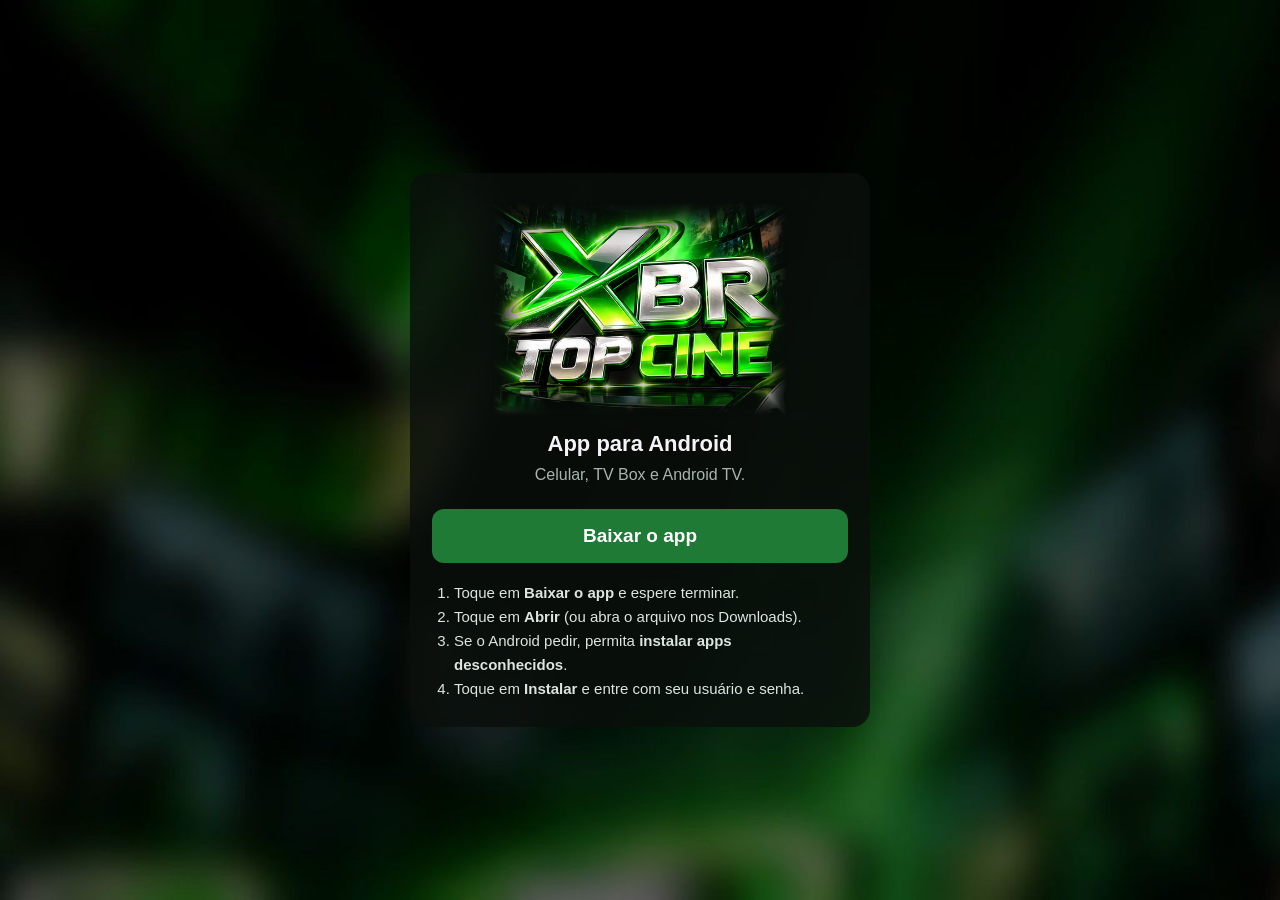
<file: app/index.html>
<!DOCTYPE html>
<html lang="pt-BR">
<head>
  <meta charset="utf-8">
  <meta name="viewport" content="width=device-width, initial-scale=1">
  <meta name="theme-color" content="#0A0F0B">
  <title>Baixar o app X BR TOP CINE</title>
  <link rel="icon" type="image/png" href="../img/logo.png">
  <style>
    * { box-sizing: border-box; margin: 0; padding: 0; }
    body {
      min-height: 100vh; display: flex; align-items: center; justify-content: center; padding: 24px 16px;
      background: #0A0F0B url("../img/bg.jpg") center / cover no-repeat fixed; color: #F2F4F7;
      font-family: "Segoe UI", Roboto, Arial, sans-serif; text-align: center;
    }
    .box { width: min(460px, 100%); background: rgba(10, 15, 11, .82); border-radius: 18px; padding: 26px 22px; }
    img { width: min(300px, 80%); height: auto; }
    h1 { font-size: 22px; margin: 8px 0 6px; }
    p { color: #A9B5AC; line-height: 1.5; }
    .btn {
      display: block; margin: 22px 0 18px; padding: 16px; border-radius: 12px; background: #1E7A35;
      color: #fff; font-size: 19px; font-weight: bold; text-decoration: none;
    }
    .btn:hover { background: #25943F; }
    ol { text-align: left; color: #DDE5DF; line-height: 1.6; padding-left: 22px; font-size: 15px; }
  </style>
</head>
<body>
  <div class="box">
    <img src="../img/logo.png" alt="X BR TOP CINE">
    <h1>App para Android</h1>
    <p>Celular, TV Box e Android TV.</p>
    <a class="btn" href="../app.apk" download="XBRTopCine.apk">Baixar o app</a>
    <ol>
      <li>Toque em <b>Baixar o app</b> e espere terminar.</li>
      <li>Toque em <b>Abrir</b> (ou abra o arquivo nos Downloads).</li>
      <li>Se o Android pedir, permita <b>instalar apps desconhecidos</b>.</li>
      <li>Toque em <b>Instalar</b> e entre com seu usuário e senha.</li>
    </ol>
  </div>
</body>
</html>
</file>
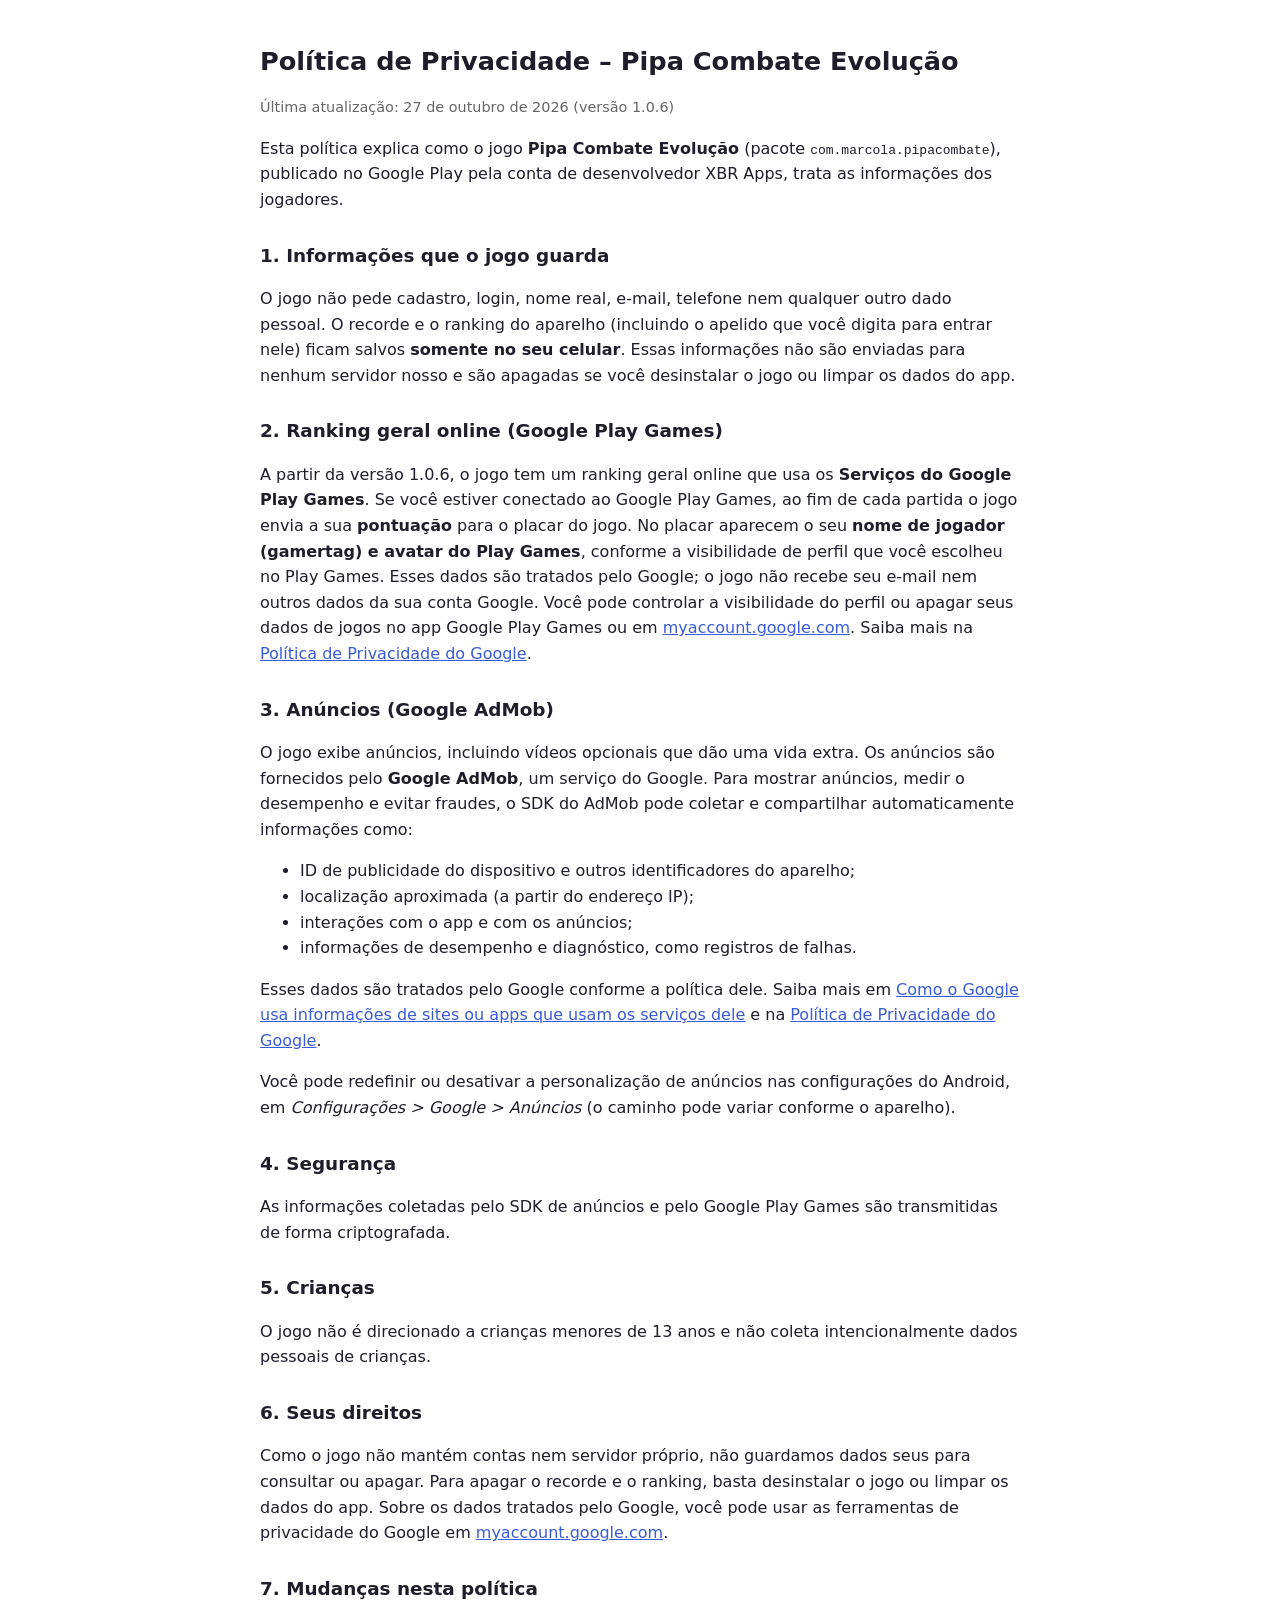
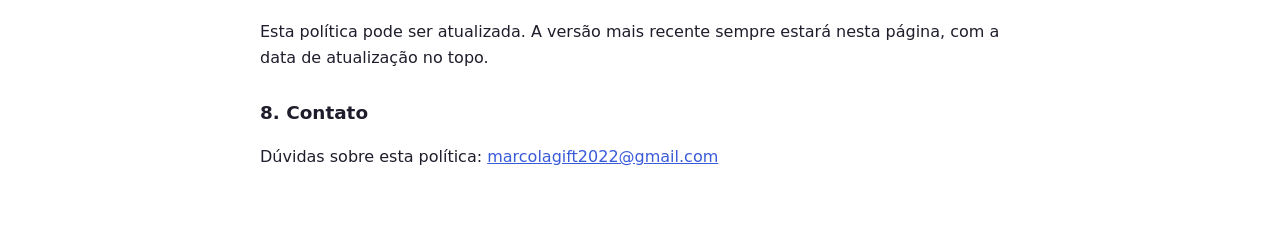
<file: pipa-combate-privacidade.html>
<!doctype html>
<html lang="pt-BR">
<head>
<meta charset="utf-8">
<meta name="viewport" content="width=device-width, initial-scale=1">
<title>Política de Privacidade – Pipa Combate Evolução</title>
<style>
  body { font-family: system-ui, -apple-system, "Segoe UI", Roboto, sans-serif; max-width: 760px; margin: 0 auto; padding: 24px 16px 48px; line-height: 1.6; color: #1f1d2b; background: #fff; }
  h1 { font-size: 1.6rem; margin-bottom: 4px; }
  h2 { font-size: 1.15rem; margin-top: 28px; }
  .data { color: #666; font-size: .9rem; }
  a { color: #3a5bd9; }
</style>
</head>
<body>
<h1>Política de Privacidade – Pipa Combate Evolução</h1>
<p class="data">Última atualização: 27 de outubro de 2026 (versão 1.0.6)</p>

<p>Esta política explica como o jogo <strong>Pipa Combate Evolução</strong> (pacote <code>com.marcola.pipacombate</code>), publicado no Google Play pela conta de desenvolvedor XBR Apps, trata as informações dos jogadores.</p>

<h2>1. Informações que o jogo guarda</h2>
<p>O jogo não pede cadastro, login, nome real, e-mail, telefone nem qualquer outro dado pessoal. O recorde e o ranking do aparelho (incluindo o apelido que você digita para entrar nele) ficam salvos <strong>somente no seu celular</strong>. Essas informações não são enviadas para nenhum servidor nosso e são apagadas se você desinstalar o jogo ou limpar os dados do app.</p>

<h2>2. Ranking geral online (Google Play Games)</h2>
<p>A partir da versão 1.0.6, o jogo tem um ranking geral online que usa os <strong>Serviços do Google Play Games</strong>. Se você estiver conectado ao Google Play Games, ao fim de cada partida o jogo envia a sua <strong>pontuação</strong> para o placar do jogo. No placar aparecem o seu <strong>nome de jogador (gamertag) e avatar do Play Games</strong>, conforme a visibilidade de perfil que você escolheu no Play Games. Esses dados são tratados pelo Google; o jogo não recebe seu e-mail nem outros dados da sua conta Google. Você pode controlar a visibilidade do perfil ou apagar seus dados de jogos no app Google Play Games ou em <a href="https://myaccount.google.com/data-and-privacy">myaccount.google.com</a>. Saiba mais na <a href="https://policies.google.com/privacy?hl=pt-BR">Política de Privacidade do Google</a>.</p>

<h2>3. Anúncios (Google AdMob)</h2>
<p>O jogo exibe anúncios, incluindo vídeos opcionais que dão uma vida extra. Os anúncios são fornecidos pelo <strong>Google AdMob</strong>, um serviço do Google. Para mostrar anúncios, medir o desempenho e evitar fraudes, o SDK do AdMob pode coletar e compartilhar automaticamente informações como:</p>
<ul>
  <li>ID de publicidade do dispositivo e outros identificadores do aparelho;</li>
  <li>localização aproximada (a partir do endereço IP);</li>
  <li>interações com o app e com os anúncios;</li>
  <li>informações de desempenho e diagnóstico, como registros de falhas.</li>
</ul>
<p>Esses dados são tratados pelo Google conforme a política dele. Saiba mais em <a href="https://policies.google.com/technologies/partner-sites?hl=pt-BR">Como o Google usa informações de sites ou apps que usam os serviços dele</a> e na <a href="https://policies.google.com/privacy?hl=pt-BR">Política de Privacidade do Google</a>.</p>
<p>Você pode redefinir ou desativar a personalização de anúncios nas configurações do Android, em <em>Configurações &gt; Google &gt; Anúncios</em> (o caminho pode variar conforme o aparelho).</p>

<h2>4. Segurança</h2>
<p>As informações coletadas pelo SDK de anúncios e pelo Google Play Games são transmitidas de forma criptografada.</p>

<h2>5. Crianças</h2>
<p>O jogo não é direcionado a crianças menores de 13 anos e não coleta intencionalmente dados pessoais de crianças.</p>

<h2>6. Seus direitos</h2>
<p>Como o jogo não mantém contas nem servidor próprio, não guardamos dados seus para consultar ou apagar. Para apagar o recorde e o ranking, basta desinstalar o jogo ou limpar os dados do app. Sobre os dados tratados pelo Google, você pode usar as ferramentas de privacidade do Google em <a href="https://myaccount.google.com/data-and-privacy">myaccount.google.com</a>.</p>

<h2>7. Mudanças nesta política</h2>
<p>Esta política pode ser atualizada. A versão mais recente sempre estará nesta página, com a data de atualização no topo.</p>

<h2>8. Contato</h2>
<p>Dúvidas sobre esta política: <a href="mailto:marcolagift2022@gmail.com">marcolagift2022@gmail.com</a></p>
</body>
</html>
</file>
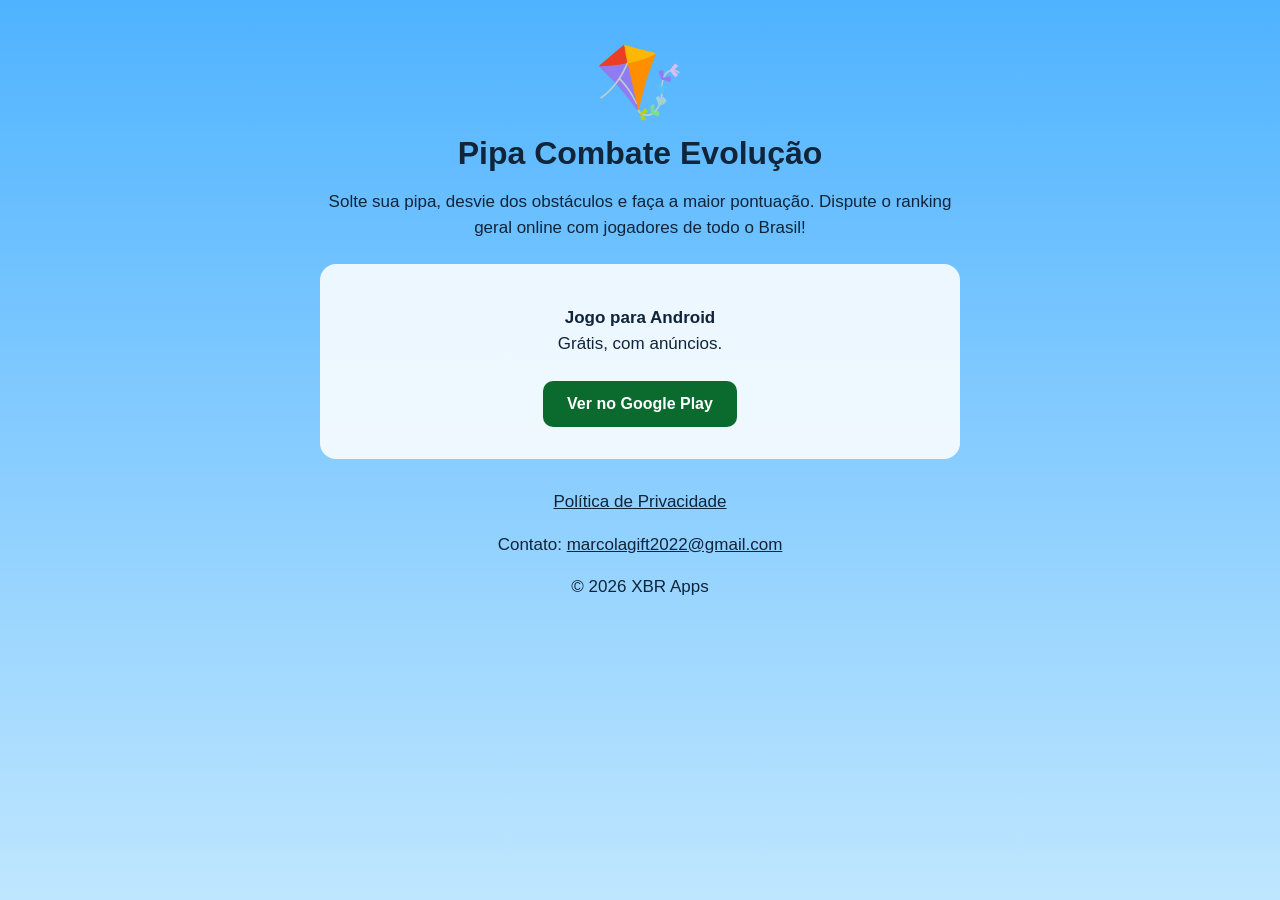
<file: pipa-combate.html>
<!DOCTYPE html>
<html lang="pt-BR">
<head>
<meta charset="UTF-8">
<meta name="viewport" content="width=device-width, initial-scale=1">
<title>Pipa Combate Evolução</title>
<meta name="description" content="Pipa Combate Evolução - jogo de pipa para Android.">
<style>
  body { margin: 0; font-family: Arial, Helvetica, sans-serif; background: linear-gradient(180deg, #4fb3ff 0%, #bfe6ff 100%); color: #10243a; min-height: 100vh; }
  .box { max-width: 640px; margin: 0 auto; padding: 40px 20px; text-align: center; }
  .logo { font-size: 72px; }
  h1 { margin: 10px 0 6px; font-size: 32px; }
  p { font-size: 17px; line-height: 1.5; }
  .card { background: #ffffffdd; border-radius: 16px; padding: 24px; margin-top: 24px; }
  a.btn { display: inline-block; background: #0b6b2e; color: #fff; text-decoration: none; padding: 14px 24px; border-radius: 10px; font-weight: bold; margin: 8px; }
  footer { margin-top: 30px; font-size: 14px; }
  footer a { color: #10243a; }
</style>
</head>
<body>
<div class="box">
  <div class="logo">🪁</div>
  <h1>Pipa Combate Evolução</h1>
  <p>Solte sua pipa, desvie dos obstáculos e faça a maior pontuação. Dispute o ranking geral online com jogadores de todo o Brasil!</p>
  <div class="card">
    <p><strong>Jogo para Android</strong><br>Grátis, com anúncios.</p>
    <a class="btn" href="https://play.google.com/store/apps/details?id=com.marcola.pipacombate">Ver no Google Play</a>
  </div>
  <footer>
    <p><a href="pipa-combate-privacidade.html">Política de Privacidade</a></p>
    <p>Contato: <a href="mailto:marcolagift2022@gmail.com">marcolagift2022@gmail.com</a></p>
    <p>© 2026 XBR Apps</p>
  </footer>
</div>
</body>
</html>
</file>
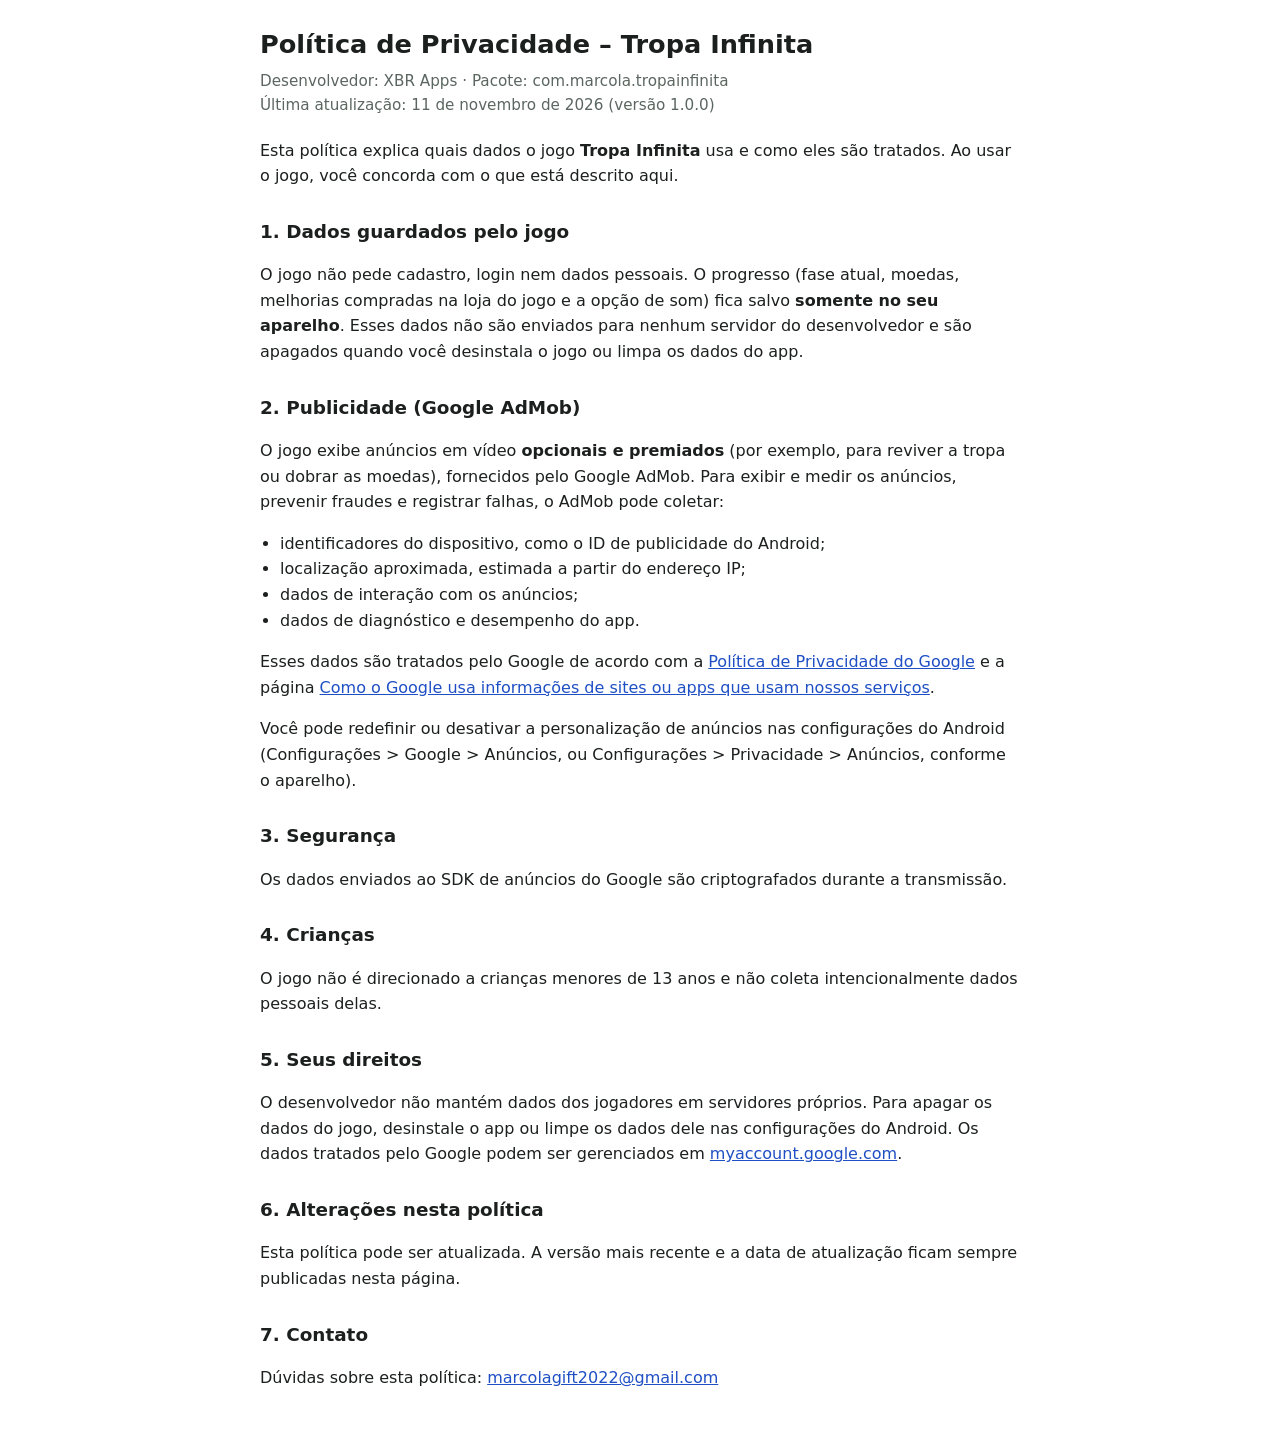
<file: tropa-infinita-privacidade.html>
<!doctype html>
<html lang="pt-BR">
<head>
<meta charset="utf-8">
<meta name="viewport" content="width=device-width,initial-scale=1">
<title>Política de Privacidade – Tropa Infinita</title>
<style>
  body{font-family:system-ui,-apple-system,Segoe UI,Roboto,sans-serif;max-width:760px;margin:0 auto;padding:24px 16px 48px;line-height:1.6;color:#1b1f1d;background:#fff}
  h1{font-size:1.6rem;margin:0 0 4px}
  h2{font-size:1.15rem;margin:28px 0 6px}
  .meta{color:#5b6660;font-size:.95rem;margin:0 0 20px}
  a{color:#1f4fc4}
  ul{padding-left:20px}
</style>
</head>
<body>
<h1>Política de Privacidade – Tropa Infinita</h1>
<p class="meta">Desenvolvedor: XBR Apps · Pacote: com.marcola.tropainfinita<br>Última atualização: 11 de novembro de 2026 (versão 1.0.0)</p>

<p>Esta política explica quais dados o jogo <strong>Tropa Infinita</strong> usa e como eles são tratados. Ao usar o jogo, você concorda com o que está descrito aqui.</p>

<h2>1. Dados guardados pelo jogo</h2>
<p>O jogo não pede cadastro, login nem dados pessoais. O progresso (fase atual, moedas, melhorias compradas na loja do jogo e a opção de som) fica salvo <strong>somente no seu aparelho</strong>. Esses dados não são enviados para nenhum servidor do desenvolvedor e são apagados quando você desinstala o jogo ou limpa os dados do app.</p>

<h2>2. Publicidade (Google AdMob)</h2>
<p>O jogo exibe anúncios em vídeo <strong>opcionais e premiados</strong> (por exemplo, para reviver a tropa ou dobrar as moedas), fornecidos pelo Google AdMob. Para exibir e medir os anúncios, prevenir fraudes e registrar falhas, o AdMob pode coletar:</p>
<ul>
  <li>identificadores do dispositivo, como o ID de publicidade do Android;</li>
  <li>localização aproximada, estimada a partir do endereço IP;</li>
  <li>dados de interação com os anúncios;</li>
  <li>dados de diagnóstico e desempenho do app.</li>
</ul>
<p>Esses dados são tratados pelo Google de acordo com a <a href="https://policies.google.com/privacy" rel="noopener">Política de Privacidade do Google</a> e a página <a href="https://policies.google.com/technologies/partner-sites" rel="noopener">Como o Google usa informações de sites ou apps que usam nossos serviços</a>.</p>
<p>Você pode redefinir ou desativar a personalização de anúncios nas configurações do Android (Configurações &gt; Google &gt; Anúncios, ou Configurações &gt; Privacidade &gt; Anúncios, conforme o aparelho).</p>

<h2>3. Segurança</h2>
<p>Os dados enviados ao SDK de anúncios do Google são criptografados durante a transmissão.</p>

<h2>4. Crianças</h2>
<p>O jogo não é direcionado a crianças menores de 13 anos e não coleta intencionalmente dados pessoais delas.</p>

<h2>5. Seus direitos</h2>
<p>O desenvolvedor não mantém dados dos jogadores em servidores próprios. Para apagar os dados do jogo, desinstale o app ou limpe os dados dele nas configurações do Android. Os dados tratados pelo Google podem ser gerenciados em <a href="https://myaccount.google.com" rel="noopener">myaccount.google.com</a>.</p>

<h2>6. Alterações nesta política</h2>
<p>Esta política pode ser atualizada. A versão mais recente e a data de atualização ficam sempre publicadas nesta página.</p>

<h2>7. Contato</h2>
<p>Dúvidas sobre esta política: <a href="mailto:marcolagift2022@gmail.com">marcolagift2022@gmail.com</a></p>
</body>
</html>
</file>
